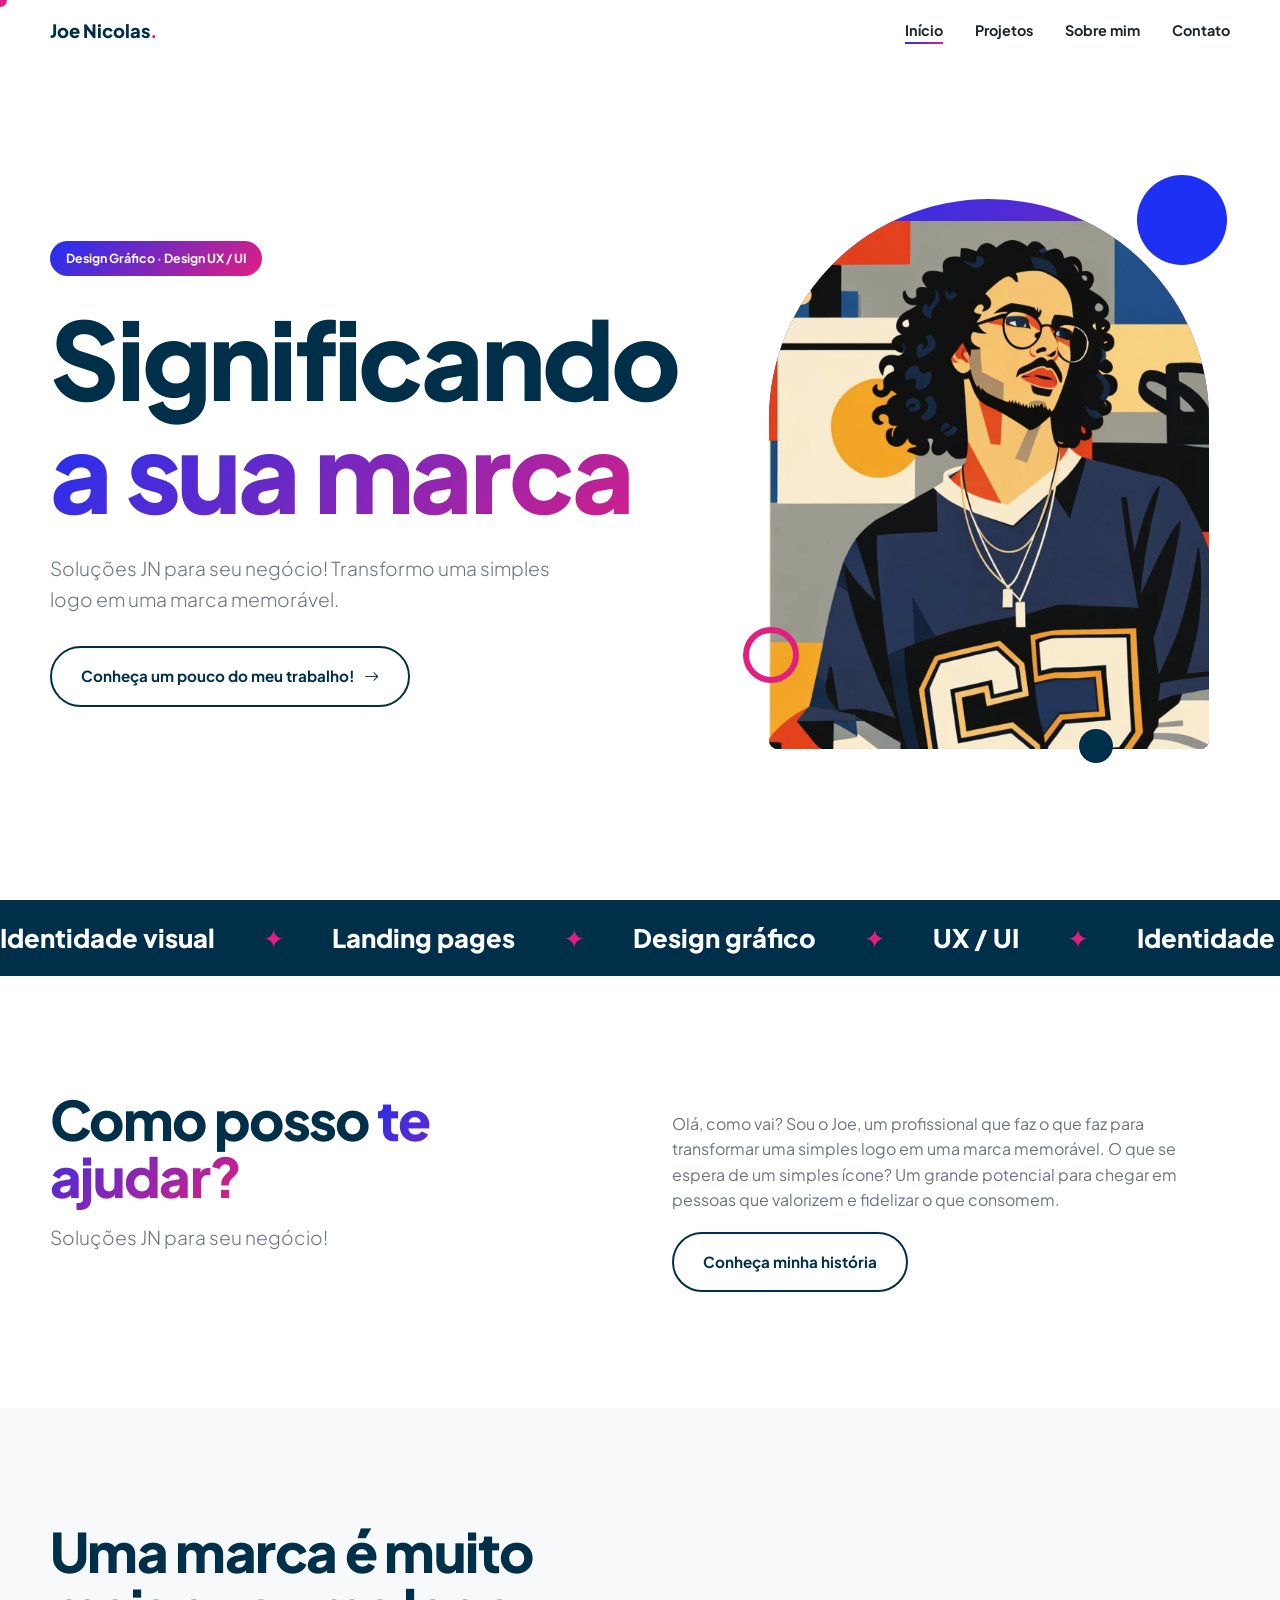
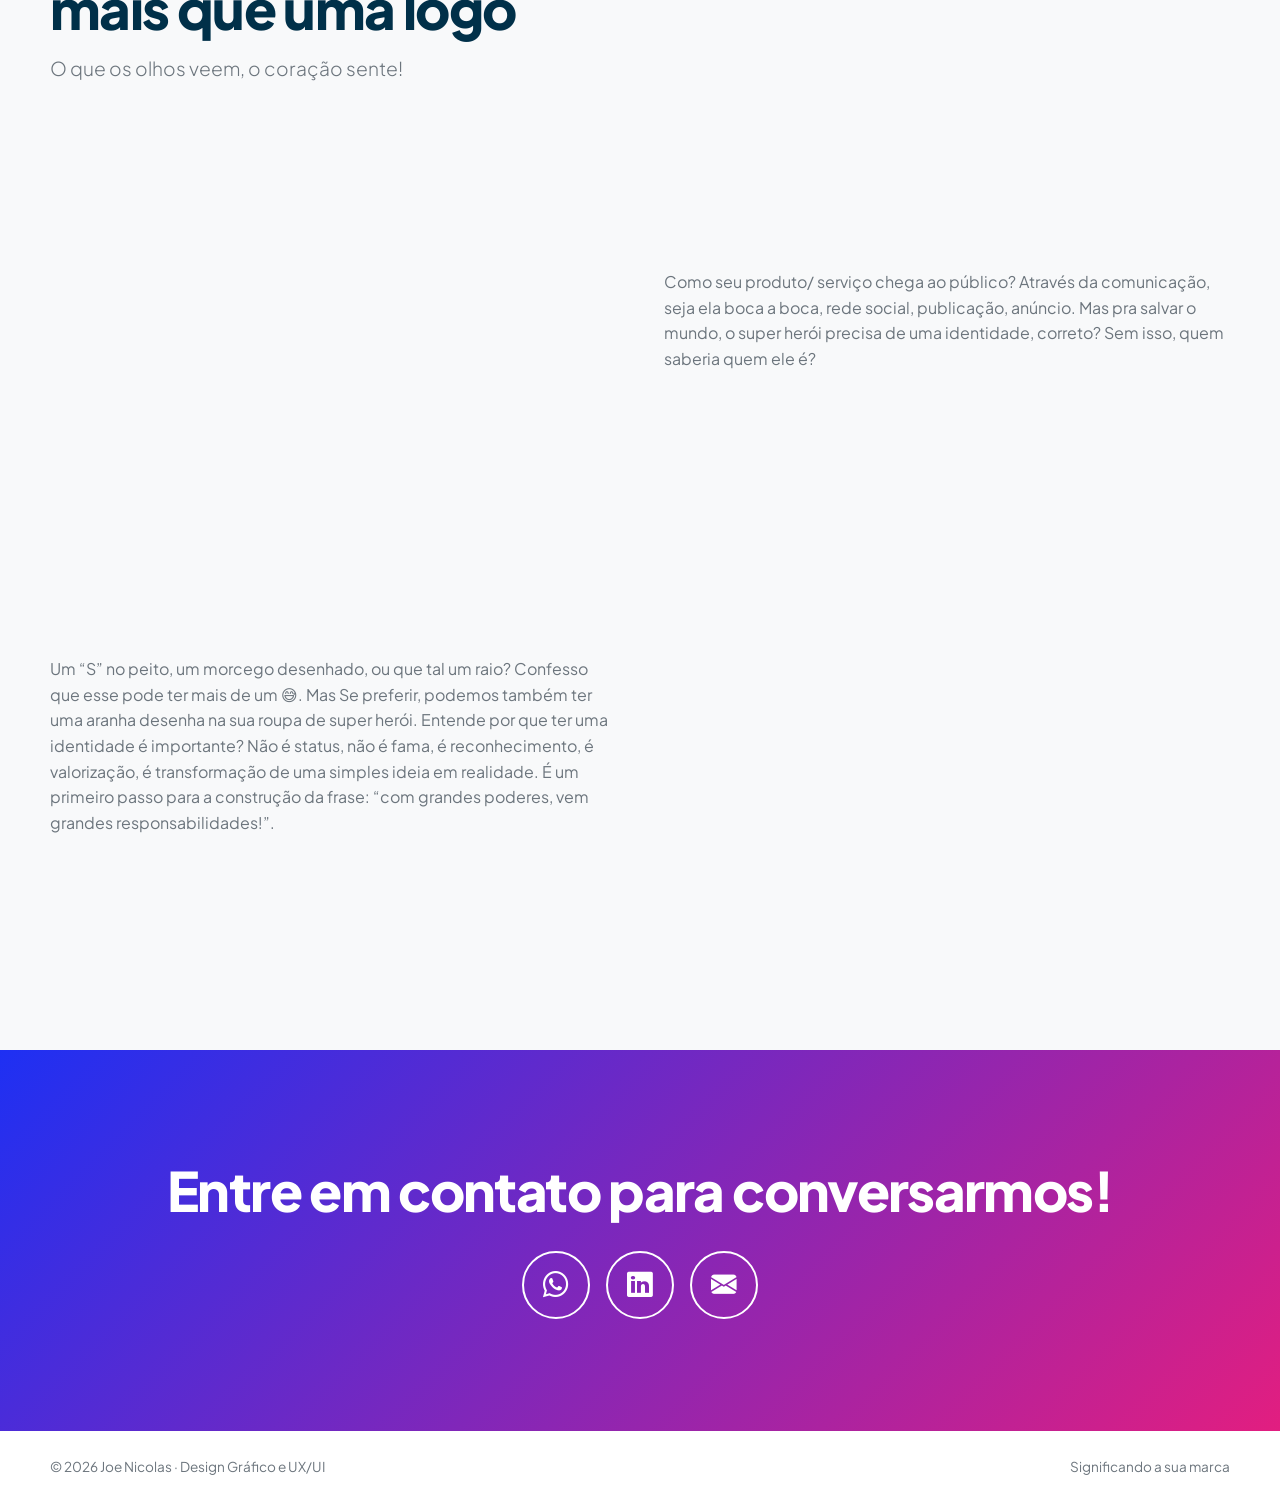
<file: index.html>
<!DOCTYPE html><html lang="pt-br"><head><meta charset="utf-8"><meta name="viewport" content="width=device-width,initial-scale=1"><link rel="icon" href="assets/favicon.ico"><link rel="preconnect" href="https://fonts.googleapis.com"><link rel="preconnect" href="https://fonts.gstatic.com" crossorigin><link href="https://fonts.googleapis.com/css2?family=Plus+Jakarta+Sans:wght@300;400;500;700;800&display=swap" rel="stylesheet"><link href="https://cdn.jsdelivr.net/npm/bootstrap-icons@1.8.1/font/bootstrap-icons.css" rel="stylesheet"><link href="css/novo.css" rel="stylesheet"><title>Joe Nicolas — Design Gráfico e UX/UI</title><meta name="description" content="Identidade visual, design gráfico e landing pages. Significando a sua marca."></head><body>
<header class="hero"><div class="wrap"><div>
<span class="badge in">Design Gráfico · Design UX / UI</span>
<h1 class="in"><span>Significando</span><span class="grad-text">a sua marca</span></h1>
<p class="in lead">Soluções JN para seu negócio! Transformo uma simples logo em uma marca memorável.</p>
<a class="btn in" href="projects.html">Conheça um pouco do meu trabalho! <i class="bi bi-arrow-right"></i></a></div>
<div class="portrait in"><div class="arch"><img src="assets/Eu.webp" alt="Joe Nicolas"></div><span class="shape s1"></span><span class="shape s2"></span><span class="shape s3"></span></div></div></header>
<div class="marquee" aria-hidden="true"><div><span>Identidade visual</span><b>✦</b><span>Landing pages</span><b>✦</b><span>Design gráfico</span><b>✦</b><span>UX / UI</span><b>✦</b><span>Identidade visual</span><b>✦</b><span>Landing pages</span><b>✦</b><span>Design gráfico</span><b>✦</b><span>UX / UI</span><b>✦</b></div></div>
<section class="sec"><div class="wrap two"><div><h2>Como posso <span class="grad-text">te ajudar?</span></h2><p class="lead" style="margin-top:1rem">Soluções JN para seu negócio!</p></div>
<div><p>Olá, como vai? Sou o Joe, um profissional que faz o que faz para transformar uma simples logo em uma marca memorável. O que se espera de um simples ícone? Um grande potencial para chegar em pessoas que valorizem e fidelizar o que consomem.</p><p><a class="btn" href="resume.html">Conheça minha história</a></p></div></div></section>
<section class="sec soft"><div class="wrap"><h2 style="max-width:16ch">Uma marca é muito mais que uma logo</h2><p class="lead" style="margin-top:1rem">O que os olhos veem, o coração sente!</p>
<div class="story"><img src="assets/Balao.jpg" alt="Balão"><div class="txt"><p>Como seu produto/ serviço chega ao público? Através da comunicação, seja ela boca a boca, rede social, publicação, anúncio. Mas pra salvar o mundo, o super herói precisa de uma identidade, correto? Sem isso, quem saberia quem ele é?</p></div></div>
<div class="story"><div class="txt"><p>Um “S” no peito, um morcego desenhado, ou que tal um raio? Confesso que esse pode ter mais de um 😅. Mas Se preferir, podemos também ter uma aranha desenha na sua roupa de super herói. Entende por que ter uma identidade é importante? Não é status, não é fama, é reconhecimento, é valorização, é transformação de uma simples ideia em realidade. É um primeiro passo para a construção da frase: “com grandes poderes, vem grandes responsabilidades!”.</p></div><img src="assets/Lego_superhero.jpg" alt="Super-herói de Lego"></div></div></section>
<script src="js/novo.js"></script></body></html>
</file>
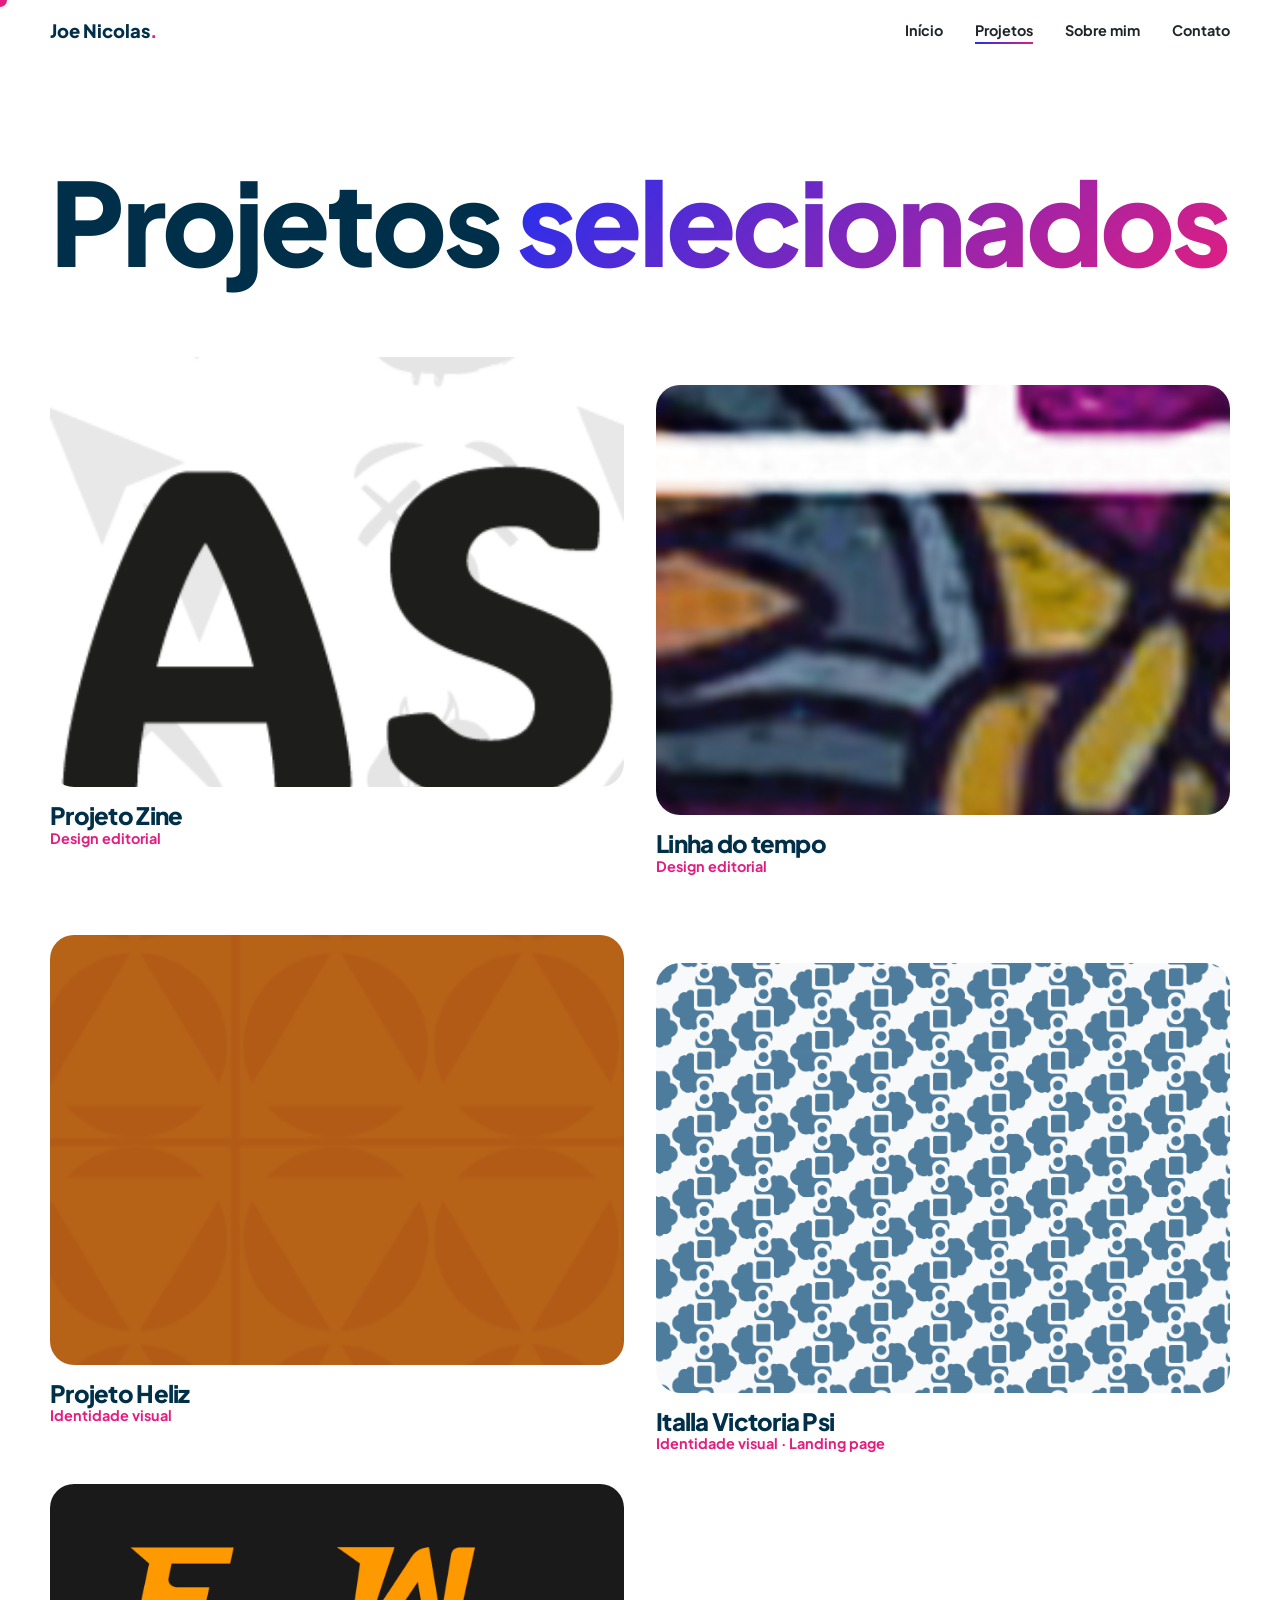
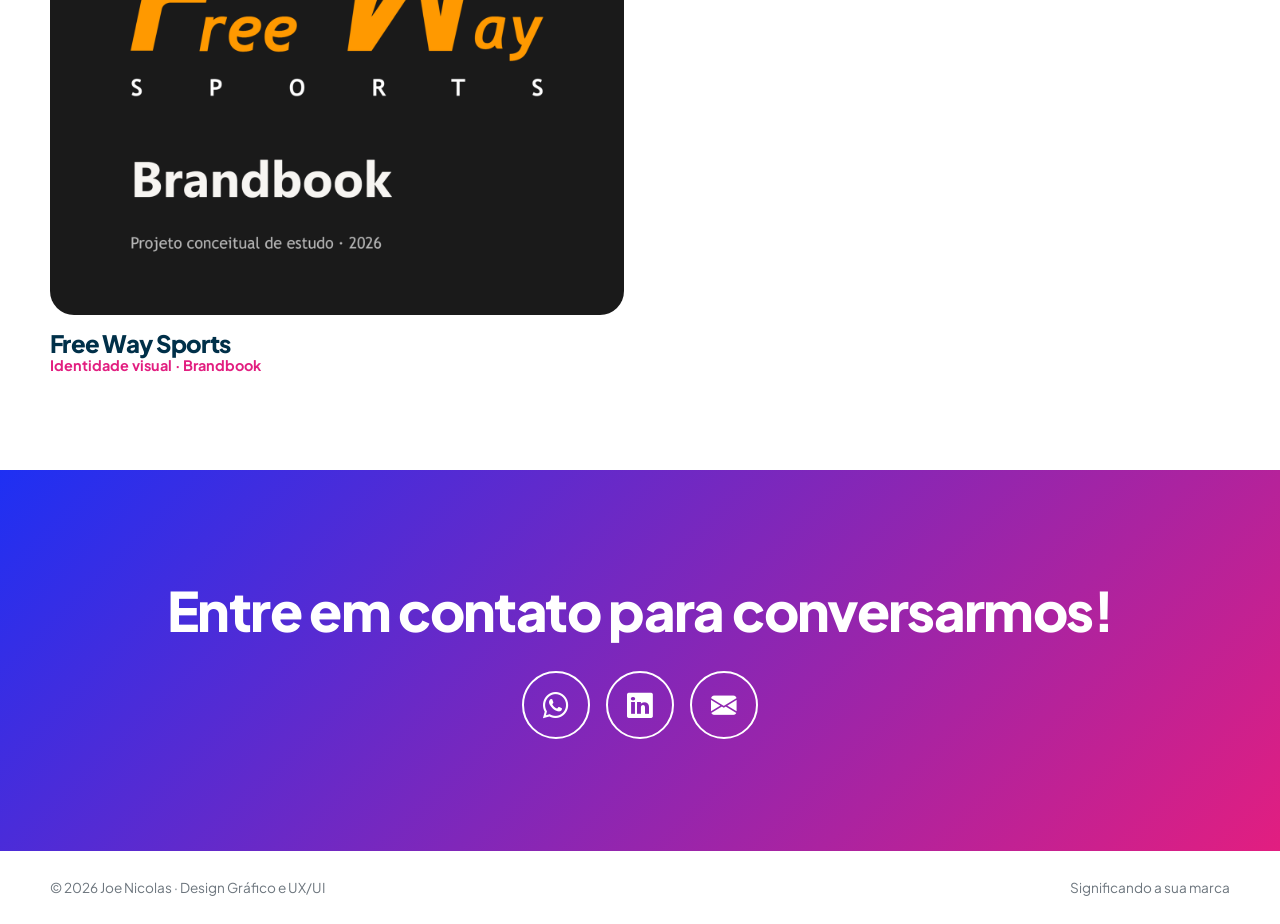
<file: projects.html>
<!DOCTYPE html><html lang="pt-br"><head><meta charset="utf-8"><meta name="viewport" content="width=device-width,initial-scale=1"><link rel="icon" href="assets/favicon.ico"><link rel="preconnect" href="https://fonts.googleapis.com"><link rel="preconnect" href="https://fonts.gstatic.com" crossorigin><link href="https://fonts.googleapis.com/css2?family=Plus+Jakarta+Sans:wght@300;400;500;700;800&display=swap" rel="stylesheet"><link href="https://cdn.jsdelivr.net/npm/bootstrap-icons@1.8.1/font/bootstrap-icons.css" rel="stylesheet"><link href="css/novo.css" rel="stylesheet"><title>Projetos — Joe Nicolas</title></head><body>
<header class="phead"><div class="wrap"><h1 class="in">Projetos <span class="grad-text">selecionados</span></h1></div></header>
<main class="wrap grid">
<button class="card" data-id="zine"><div class="img"><img src="assets/Capa_as.png" alt="Projeto Zine"></div><h3>Projeto Zine</h3><span>Design editorial</span></button>
<button class="card" data-id="tempo"><div class="img"><img src="assets/LinhaDoTempo_template3_pedaco.png" alt="Linha do tempo"></div><h3>Linha do tempo</h3><span>Design editorial</span></button>
<button class="card" data-id="heliz"><div class="img"><img src="assets/Heliz/Tumb.png" alt="Projeto Heliz"></div><h3>Projeto Heliz</h3><span>Identidade visual</span></button>
<button class="card" data-id="italla"><div class="img"><img src="assets/Italla_psi/Thumb_italla_psi@300x.png" alt="Italla Victoria Psi"></div><h3>Italla Victoria Psi</h3><span>Identidade visual · Landing page</span></button>
<button class="card" data-id="freeway"><div class="img"><img src="assets/FreeWay/Thumb.png" alt="Free Way Sports"></div><h3>Free Way Sports</h3><span>Identidade visual · Brandbook</span></button>
</main>
<div class="modal" id="modal" role="dialog" aria-modal="true"><div class="sheet"></div></div>
<script>
function seq(p,n,e){var a=[];for(var i=1;i<=n;i++)a.push(p+i+e);return a}
window.PROJETOS={
zine:{t:"Projeto Zine",d:"Um ZINE é um livreto, que contam histórias ou expressam algo sobre quem o fez. Esses pequenos livros fazem parte de um meio de expressão próprio, que diferencia-se de revistas e jornais convencionais, caracterizando-se pela sua ética \"faça você mesmo\". O zine pode abranger diversos tópicos, desde histórias pessoais até arte, música e poesia. A minha inspiração foi a partir de versos de músicas que são impactantes para mim. Escolhi 4 versos de 4 músicas diferentes, com um conceito mais reflexivo. A partir disso, criei componentes gráficos que dialogassem com a frase escolhida.",i:seq("assets/Zine/Prancheta ",5,"@5x.png")},
tempo:{t:"Linha do tempo",d:"Uma linha do tempo, contando um pouco sobre a minha história. Meus hobbyes, as coisas que eu mais gosto e gostava de fazer em cada época da minha vida. Transmitindo um pouco sobre quem eu sou, contando um pouco das coisas que formaram o Joe, o que me fizeram abrir portas para construir uma identidade própria!",i:["assets/Linha_tempo/Prancheta 15x.png","assets/Linha_tempo/Prancheta 25x.png"]},
heliz:{t:"Projeto Heliz",d:"Uma marca feita a partir da criação de formas misturadas, sobrepostas, repetidas. Foi um estudo para o despertar da criatividade, utilizando os 12 arquétipos de Carl Jung e 3 palavras escolhidas para ter um norte: caos, ruptura e continuidade.",i:seq("assets/Heliz/",10,".png")},
italla:{t:"Italla Victoria Psi",d:"Acolhimento, mudança prática, clareza e consciência são os valores da marca. Essa identidade visual foi construída para gerar confiança e segurança. A conexão com o paciente não é apenas quando se está em terapia, ela começa antes, com o primeiro olhar com quem irá ajudar e dar o devido suporte com seu problema. E é isso que a marca deseja entregar: desenvolver habilidades com segurança e acolhimento para sair do automático!",i:["assets/Italla_psi/Italla_landingPage_portifolio@300x.png"]},
freeway:{t:"Free Way Sports",d:"Free Way Sports é um projeto de estudo de marca conceitual de moda esportiva, com presença e pensada para quem decide ter uma vida ativa. A identidade nasce de um F inclinado, que traz movimento, e de um W em destaque, que traz força. Com o auxílio das tipografias originais, eu utilizei como referência e estilizei o \"F\" e o \"W\". Busquei por algumas referências como Nike e Adidas, que são as mais fortes do mercado, e um pouco da Centauro. Quis trazer presença, movimento e disposição para a marca, por isso cores vibrantes e a sensação de movimento na logo. E como pregamos na FW: \"Não seja refém dos seus limites\"<br><br>Ferramentas: Illustrator para a logo; Claude para auxílio na brandbook e imagens; Photoshop para tratamento de imagens.<br><br>Baixe o projeto completo em PDF aqui:<br><a href='assets/FreeWay/Free_Way_Sports_Brandbook.pdf' download='Free_Way_Sports_Brandbook.pdf' target='_blank' rel='noopener' style='text-decoration:underline;font-weight:700'>Projeto Free Way Sports</a>",i:seq("assets/FreeWay/",10,".png")}};
</script><script src="js/novo.js"></script></body></html>
</file>
<file: css/novo.css>
/* Joe Nicolas — estilo novo. Cores e fonte vindas do seu :root original. */
:root{--blue:#1e30f3;--pink:#e21e80;--ink:#003049;--text:#212529;--muted:#6c757d;--soft:#f8f9fa;--line:#dee2e6;--grad:linear-gradient(135deg,var(--blue),var(--pink));--font:"Plus Jakarta Sans",system-ui,sans-serif;--ease:cubic-bezier(.2,.7,.2,1)}
*{box-sizing:border-box;margin:0;padding:0}
html{scroll-behavior:smooth}
body{font-family:var(--font);color:var(--text);background:#fff;line-height:1.6;overflow-x:hidden;transition:opacity .35s}
body.leaving{opacity:0}
img{max-width:100%;display:block}a{color:inherit;text-decoration:none}
:focus-visible{outline:3px solid var(--pink);outline-offset:3px}
.wrap{width:min(1180px,100% - 3rem);margin-inline:auto}
.grad-text{background:var(--grad);-webkit-background-clip:text;background-clip:text;color:transparent}
h1,h2,h3{color:var(--ink);line-height:1.05;letter-spacing:-.03em;font-weight:800}
h2{font-size:clamp(2rem,4.5vw,3.4rem)}
.lead{font-size:1.2rem;font-weight:300;color:var(--muted)}
.btn{display:inline-flex;align-items:center;gap:.6rem;padding:1rem 1.8rem;border-radius:50rem;font-weight:700;font-size:.95rem;border:2px solid var(--ink);color:var(--ink);position:relative;overflow:hidden;transition:color .35s,border-color .35s;cursor:pointer;background:none;font-family:inherit}
.btn::before{content:"";position:absolute;inset:0;background:var(--grad);transform:translateY(101%);transition:transform .4s var(--ease);z-index:-1}
.btn:hover{color:#fff;border-color:transparent}.btn:hover::before{transform:none}
.btn{z-index:0;isolation:isolate}
/* nav */
.nav{position:fixed;inset:0 0 auto 0;z-index:50;padding:1rem 0;transition:background .3s,box-shadow .3s,padding .3s}
.nav.scrolled{background:rgba(255,255,255,.88);backdrop-filter:blur(12px);box-shadow:0 1px 0 var(--line);padding:.6rem 0}
.nav .wrap{display:flex;align-items:center;justify-content:space-between}
.brand{font-weight:800;font-size:1.15rem;color:var(--ink)}.brand i{font-style:normal;color:var(--pink)}
.nav ul{display:flex;gap:2rem;list-style:none;font-weight:700;font-size:.9rem}
.nav ul a{position:relative;padding:.3rem 0}
.nav ul a::after{content:"";position:absolute;left:0;bottom:0;height:2px;width:100%;background:var(--grad);transform:scaleX(0);transform-origin:left;transition:transform .35s var(--ease)}
.nav ul a:hover::after,.nav ul a.on::after{transform:scaleX(1)}
.burger{display:none;background:none;border:0;font-size:1.8rem;color:var(--ink);cursor:pointer}
.progress{position:fixed;top:0;left:0;height:3px;background:var(--grad);width:0;z-index:60}
/* cursor */
.cur{position:fixed;top:0;left:0;width:14px;height:14px;border-radius:50%;background:var(--pink);pointer-events:none;z-index:70;mix-blend-mode:multiply;transition:width .25s,height .25s,margin .25s;margin:-7px 0 0 -7px}
.cur.big{width:56px;height:56px;margin:-28px 0 0 -28px;background:var(--blue)}
@media(hover:none){.cur{display:none}}
/* hero */
.hero{min-height:100vh;display:grid;align-items:center;padding:7rem 0 4rem;position:relative}
.hero .wrap{display:grid;grid-template-columns:1.15fr .85fr;gap:3rem;align-items:center}
.badge{display:inline-block;background:var(--grad);color:#fff;font-weight:700;font-size:.78rem;padding:.45rem 1rem;border-radius:50rem;margin-bottom:1.6rem}
.hero h1{font-size:clamp(3rem,8.4vw,7rem);margin-bottom:1.6rem}
.hero h1 span{display:block}
.hero p{max-width:34rem;margin-bottom:2rem;color:var(--muted)}
.portrait{position:relative;aspect-ratio:4/5;max-width:440px;margin-inline:auto;width:100%}
.portrait .arch{position:absolute;inset:0;background:var(--grad);border-radius:50rem 50rem 2rem 2rem;overflow:hidden}
.portrait img{position:absolute;bottom:0;left:50%;transform:translateX(-50%);height:96%;width:auto;max-width:none;object-fit:contain}
.shape{position:absolute;border-radius:50%;will-change:transform;transition:transform .2s linear}
.s1{width:90px;height:90px;background:var(--blue);top:-24px;right:-18px}
.s2{width:56px;height:56px;border:6px solid var(--pink);bottom:12%;left:-26px}
.s3{width:34px;height:34px;background:var(--ink);bottom:-14px;right:22%}
.in{opacity:0;transform:translateY(28px);animation:up .9s var(--ease) forwards}
.in:nth-child(2){animation-delay:.12s}.in:nth-child(3){animation-delay:.24s}.in:nth-child(4){animation-delay:.36s}
@keyframes up{to{opacity:1;transform:none}}
/* marquee */
.marquee{background:var(--ink);color:#fff;overflow:hidden;padding:1.1rem 0;white-space:nowrap}
.marquee div{display:inline-flex;gap:3rem;animation:slide 28s linear infinite;font-weight:800;font-size:1.6rem}
.marquee b{color:var(--pink)}
@keyframes slide{to{transform:translateX(-50%)}}
/* sections */
.sec{padding:clamp(4rem,9vw,8rem) 0}.sec.soft{background:var(--soft)}
.two{display:grid;grid-template-columns:1fr 1fr;gap:4rem;align-items:start}
.two p{margin-top:1.2rem;color:var(--muted)}
.story{display:grid;grid-template-columns:1fr 1fr;gap:3rem;margin-top:3rem;align-items:center}
.story img{width:100%;border-radius:1.5rem;clip-path:inset(0 100% 0 0);transition:clip-path 1.1s var(--ease)}
.story img.show{clip-path:inset(0)}
.story p{color:var(--muted)}
.story .txt{display:grid;gap:1rem}
/* contato */
.cta{background:var(--grad);color:#fff;padding:clamp(4rem,9vw,7rem) 0;text-align:center}
.cta h2{color:#fff;margin-bottom:2rem}
.cta .icons{display:flex;justify-content:center;gap:1rem}
.cta .icons a{width:68px;height:68px;border-radius:50%;border:2px solid #fff;display:grid;place-items:center;font-size:1.6rem;transition:background .3s,color .3s,transform .35s var(--ease)}
.cta .icons a:hover{background:#fff;color:var(--pink);transform:translateY(-6px) rotate(-6deg)}
.foot{padding:1.6rem 0;font-size:.85rem;color:var(--muted)}.foot .wrap{display:flex;justify-content:space-between;flex-wrap:wrap;gap:.5rem}
/* projetos */
.phead{padding:10rem 0 3rem}.phead h1{font-size:clamp(3.2rem,9vw,7.5rem)}
.grid{display:grid;grid-template-columns:repeat(2,1fr);gap:2rem;padding-bottom:6rem}
.card{cursor:pointer;background:none;border:0;text-align:left;font-family:inherit;color:inherit}
.card .img{aspect-ratio:4/3;border-radius:1.5rem;overflow:hidden;background:var(--soft);position:relative}
.card img{width:100%;height:100%;object-fit:cover;transition:transform .8s var(--ease)}
.card:hover img{transform:scale(1.06)}
.card .img::after{content:"Ver projeto";position:absolute;right:1rem;bottom:1rem;background:#fff;color:var(--ink);font-weight:700;font-size:.85rem;padding:.55rem 1.1rem;border-radius:50rem;transform:translateY(160%);transition:transform .45s var(--ease)}
.card:hover .img::after,.card:focus-visible .img::after{transform:none}
.card h3{font-size:1.5rem;margin-top:1rem}.card span{color:var(--pink);font-weight:700;font-size:.9rem}
.card:nth-child(even){margin-top:3.5rem}
/* modal */
.modal{position:fixed;inset:0;background:rgba(0,48,73,.55);backdrop-filter:blur(6px);z-index:80;display:none;overflow-y:auto;padding:2rem 1rem}
.modal.open{display:block;animation:fade .3s}
@keyframes fade{from{opacity:0}}
.sheet{background:#fff;max-width:960px;margin:0 auto;border-radius:1.5rem;padding:2rem;animation:pop .5s var(--ease)}
@keyframes pop{from{transform:translateY(40px) scale(.97);opacity:0}}
.sheet header{display:flex;justify-content:space-between;align-items:start;gap:1rem;margin-bottom:1.2rem}
.sheet h2{font-size:2rem}.sheet p{color:var(--muted);margin-bottom:1.5rem;max-width:44rem}
.sheet img{width:100%;border-radius:1rem;margin-bottom:1rem}
.x{width:46px;height:46px;border-radius:50%;border:2px solid var(--ink);background:none;font-size:1.3rem;color:var(--ink);cursor:pointer;flex:none;transition:background .3s,color .3s,transform .4s}
.x:hover{background:var(--ink);color:#fff;transform:rotate(90deg)}
/* sobre */
.tl img{width:100%;border-radius:1.5rem;margin-top:2rem}
.skills{display:flex;flex-wrap:wrap;gap:.7rem;margin-top:1.5rem}
.skills li{list-style:none;border:2px solid var(--ink);border-radius:50rem;padding:.5rem 1.2rem;font-weight:700;font-size:.9rem;transition:background .3s,color .3s,border-color .3s}
.skills li:hover{background:var(--grad);color:#fff;border-color:transparent}
@media(max-width:860px){
.hero .wrap,.two,.story,.grid{grid-template-columns:1fr}.card:nth-child(even){margin-top:0}
.portrait{max-width:320px}.burger{display:block}
.nav ul{position:fixed;inset:0 0 auto 0;top:0;background:#fff;flex-direction:column;padding:6rem 2rem 2rem;gap:1.2rem;font-size:1.3rem;transform:translateY(-100%);transition:transform .45s var(--ease);z-index:-1}
.nav.menu ul{transform:none}.burger{z-index:2}}
@media(prefers-reduced-motion:reduce){*{animation:none!important;transition:none!important}.in{opacity:1;transform:none}.story img{clip-path:none}}
</file>
